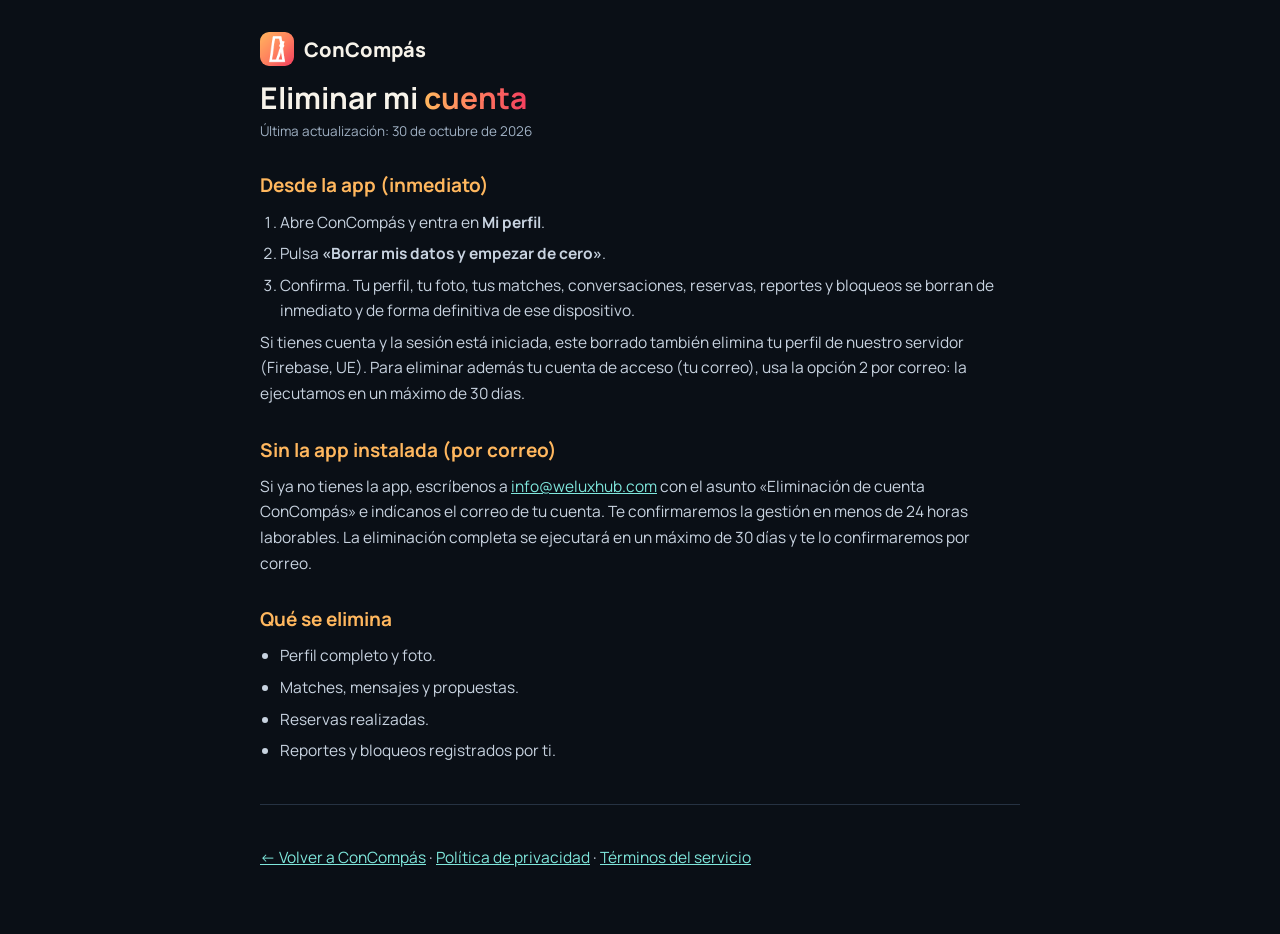
<file: eliminar-cuenta.html>
<!DOCTYPE html>
<html lang="es">
<head>
<meta charset="UTF-8">
<meta name="viewport" content="width=device-width, initial-scale=1.0">
<title>Eliminar mi cuenta — ConCompás</title>
<meta name="theme-color" content="#0a0f16">
<link rel="icon" type="image/png" href="favicon.png">
<link href="https://fonts.googleapis.com/css2?family=Manrope:wght@400;600;800&display=swap" rel="stylesheet">
<style>
  *{margin:0;padding:0;box-sizing:border-box}
  body{background:#0a0f16;color:#f7f3ea;font-family:'Manrope',system-ui,sans-serif;line-height:1.65;padding:32px 18px 64px}
  main{max-width:760px;margin:0 auto}
  .brand{display:flex;align-items:center;gap:10px;font-weight:800;font-size:20px;margin-bottom:6px}
  .brand img{width:34px;height:34px;border-radius:9px}
  h1{font-size:30px;line-height:1.2;margin:14px 0 4px}
  h2{font-size:19px;margin:28px 0 8px;color:#ffb75e}
  p,li{color:#c8d3e0;font-size:15.5px}
  ol,ul{padding-left:20px} li{margin-bottom:6px}
  .updated{color:#9fb0c3;font-size:13.5px}
  a{color:#7fe7dc}
  .grad{background:linear-gradient(90deg,#ffb75e,#ff7e5f,#f43f5e);-webkit-background-clip:text;background-clip:text;color:transparent}
  hr{border:none;border-top:1px solid #263242;margin:40px 0}
</style>
</head>
<body>
<main>
  <div class="brand"><img src="icon-192.png" alt="">ConCompás</div>
  <h1>Eliminar mi <span class="grad">cuenta</span></h1>
  <p class="updated">Última actualización: 30 de octubre de 2026</p>

  <h2>Desde la app (inmediato)</h2>
  <ol>
    <li>Abre ConCompás y entra en <strong>Mi perfil</strong>.</li>
    <li>Pulsa <strong>«Borrar mis datos y empezar de cero»</strong>.</li>
    <li>Confirma. Tu perfil, tu foto, tus matches, conversaciones, reservas, reportes y bloqueos se borran de inmediato y de forma definitiva de ese dispositivo.</li>
  </ol>
  <p>Si tienes cuenta y la sesión está iniciada, este borrado también elimina tu perfil de nuestro servidor (Firebase, UE). Para eliminar además tu cuenta de acceso (tu correo), usa la opción 2 por correo: la ejecutamos en un máximo de 30 días.</p>

  <h2>Sin la app instalada (por correo)</h2>
  <p>Si ya no tienes la app, escríbenos a <a href="mailto:info@weluxhub.com?subject=Eliminaci%C3%B3n%20de%20cuenta%20ConComp%C3%A1s">info@weluxhub.com</a> con el asunto «Eliminación de cuenta ConCompás» e indícanos el correo de tu cuenta. Te confirmaremos la gestión en menos de 24 horas laborables. La eliminación completa se ejecutará en un máximo de 30 días y te lo confirmaremos por correo.</p>

  <h2>Qué se elimina</h2>
  <ul>
    <li>Perfil completo y foto.</li>
    <li>Matches, mensajes y propuestas.</li>
    <li>Reservas realizadas.</li>
    <li>Reportes y bloqueos registrados por ti.</li>
  </ul>

  <hr>
  <p><a href="./">← Volver a ConCompás</a> · <a href="privacidad.html">Política de privacidad</a> · <a href="terminos.html">Términos del servicio</a></p>
</main>
</body>
</html>
</file>
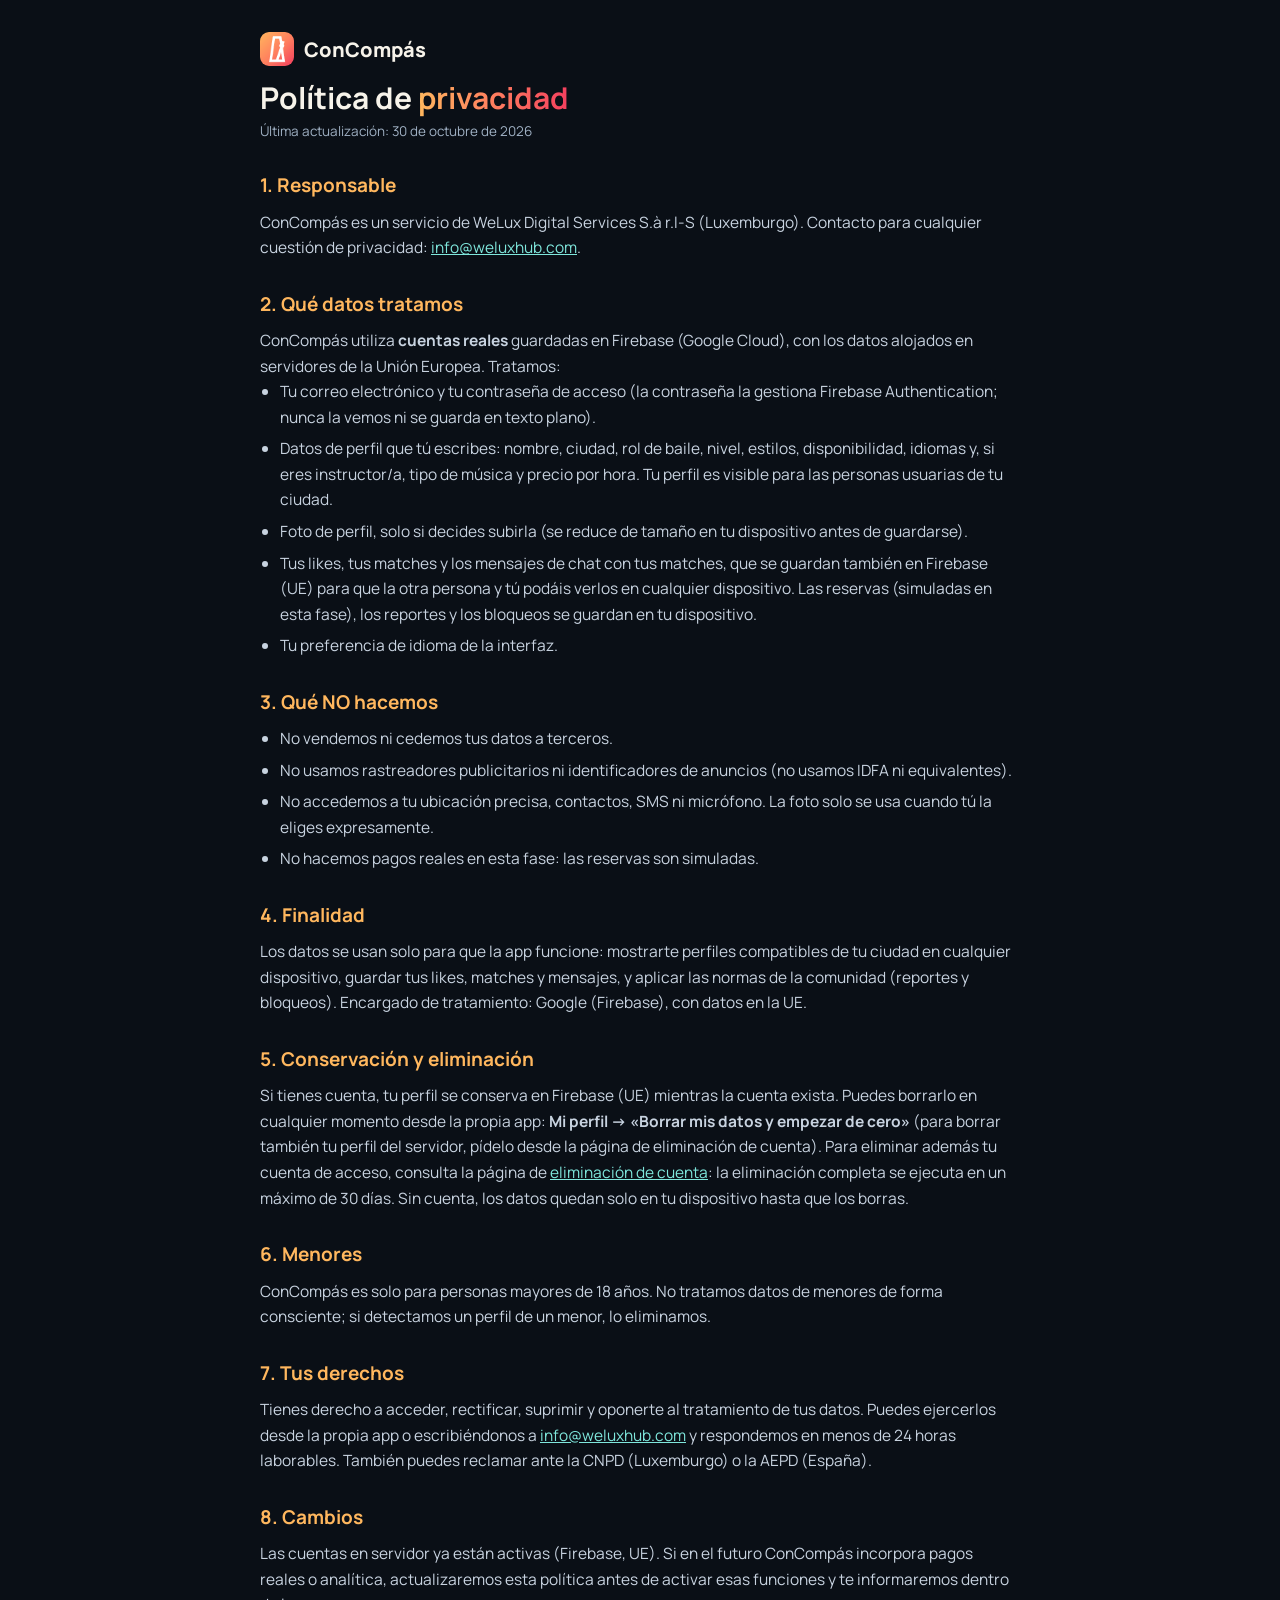
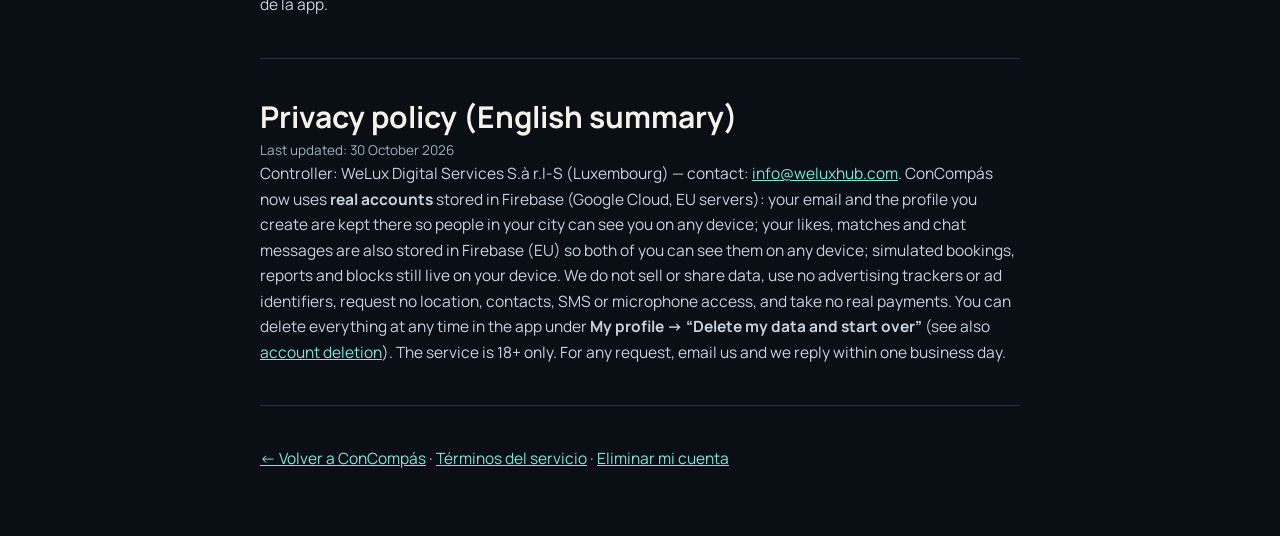
<file: privacidad.html>
<!DOCTYPE html>
<html lang="es">
<head>
<meta charset="UTF-8">
<meta name="viewport" content="width=device-width, initial-scale=1.0">
<title>Política de privacidad — ConCompás</title>
<meta name="theme-color" content="#0a0f16">
<link rel="icon" type="image/png" href="favicon.png">
<link href="https://fonts.googleapis.com/css2?family=Manrope:wght@400;600;800&display=swap" rel="stylesheet">
<style>
  *{margin:0;padding:0;box-sizing:border-box}
  body{background:#0a0f16;color:#f7f3ea;font-family:'Manrope',system-ui,sans-serif;line-height:1.65;padding:32px 18px 64px}
  main{max-width:760px;margin:0 auto}
  .brand{display:flex;align-items:center;gap:10px;font-weight:800;font-size:20px;margin-bottom:6px}
  .brand img{width:34px;height:34px;border-radius:9px}
  h1{font-size:30px;line-height:1.2;margin:14px 0 4px}
  h2{font-size:19px;margin:28px 0 8px;color:#ffb75e}
  p,li{color:#c8d3e0;font-size:15.5px}
  ul{padding-left:20px} li{margin-bottom:6px}
  .updated{color:#9fb0c3;font-size:13.5px}
  a{color:#7fe7dc}
  .grad{background:linear-gradient(90deg,#ffb75e,#ff7e5f,#f43f5e);-webkit-background-clip:text;background-clip:text;color:transparent}
  hr{border:none;border-top:1px solid #263242;margin:40px 0}
</style>
</head>
<body>
<main>
  <div class="brand"><img src="icon-192.png" alt="">ConCompás</div>
  <h1>Política de <span class="grad">privacidad</span></h1>
  <p class="updated">Última actualización: 30 de octubre de 2026</p>

  <h2>1. Responsable</h2>
  <p>ConCompás es un servicio de WeLux Digital Services S.à r.l-S (Luxemburgo). Contacto para cualquier cuestión de privacidad: <a href="mailto:info@weluxhub.com">info@weluxhub.com</a>.</p>

  <h2>2. Qué datos tratamos</h2>
  <p>ConCompás utiliza <strong>cuentas reales</strong> guardadas en Firebase (Google Cloud), con los datos alojados en servidores de la Unión Europea. Tratamos:</p>
  <ul>
    <li>Tu correo electrónico y tu contraseña de acceso (la contraseña la gestiona Firebase Authentication; nunca la vemos ni se guarda en texto plano).</li>
    <li>Datos de perfil que tú escribes: nombre, ciudad, rol de baile, nivel, estilos, disponibilidad, idiomas y, si eres instructor/a, tipo de música y precio por hora. Tu perfil es visible para las personas usuarias de tu ciudad.</li>
    <li>Foto de perfil, solo si decides subirla (se reduce de tamaño en tu dispositivo antes de guardarse).</li>
    <li>Tus likes, tus matches y los mensajes de chat con tus matches, que se guardan también en Firebase (UE) para que la otra persona y tú podáis verlos en cualquier dispositivo. Las reservas (simuladas en esta fase), los reportes y los bloqueos se guardan en tu dispositivo.</li>
    <li>Tu preferencia de idioma de la interfaz.</li>
  </ul>

  <h2>3. Qué NO hacemos</h2>
  <ul>
    <li>No vendemos ni cedemos tus datos a terceros.</li>
    <li>No usamos rastreadores publicitarios ni identificadores de anuncios (no usamos IDFA ni equivalentes).</li>
    <li>No accedemos a tu ubicación precisa, contactos, SMS ni micrófono. La foto solo se usa cuando tú la eliges expresamente.</li>
    <li>No hacemos pagos reales en esta fase: las reservas son simuladas.</li>
  </ul>

  <h2>4. Finalidad</h2>
  <p>Los datos se usan solo para que la app funcione: mostrarte perfiles compatibles de tu ciudad en cualquier dispositivo, guardar tus likes, matches y mensajes, y aplicar las normas de la comunidad (reportes y bloqueos). Encargado de tratamiento: Google (Firebase), con datos en la UE.</p>

  <h2>5. Conservación y eliminación</h2>
  <p>Si tienes cuenta, tu perfil se conserva en Firebase (UE) mientras la cuenta exista. Puedes borrarlo en cualquier momento desde la propia app: <strong>Mi perfil → «Borrar mis datos y empezar de cero»</strong> (para borrar también tu perfil del servidor, pídelo desde la página de eliminación de cuenta). Para eliminar además tu cuenta de acceso, consulta la página de <a href="eliminar-cuenta.html">eliminación de cuenta</a>: la eliminación completa se ejecuta en un máximo de 30 días. Sin cuenta, los datos quedan solo en tu dispositivo hasta que los borras.</p>

  <h2>6. Menores</h2>
  <p>ConCompás es solo para personas mayores de 18 años. No tratamos datos de menores de forma consciente; si detectamos un perfil de un menor, lo eliminamos.</p>

  <h2>7. Tus derechos</h2>
  <p>Tienes derecho a acceder, rectificar, suprimir y oponerte al tratamiento de tus datos. Puedes ejercerlos desde la propia app o escribiéndonos a <a href="mailto:info@weluxhub.com">info@weluxhub.com</a> y respondemos en menos de 24 horas laborables. También puedes reclamar ante la CNPD (Luxemburgo) o la AEPD (España).</p>

  <h2>8. Cambios</h2>
  <p>Las cuentas en servidor ya están activas (Firebase, UE). Si en el futuro ConCompás incorpora pagos reales o analítica, actualizaremos esta política antes de activar esas funciones y te informaremos dentro de la app.</p>

  <hr>

  <h1>Privacy policy (English summary)</h1>
  <p class="updated">Last updated: 30 October 2026</p>
  <p>Controller: WeLux Digital Services S.à r.l-S (Luxembourg) — contact: <a href="mailto:info@weluxhub.com">info@weluxhub.com</a>. ConCompás now uses <strong>real accounts</strong> stored in Firebase (Google Cloud, EU servers): your email and the profile you create are kept there so people in your city can see you on any device; your likes, matches and chat messages are also stored in Firebase (EU) so both of you can see them on any device; simulated bookings, reports and blocks still live on your device. We do not sell or share data, use no advertising trackers or ad identifiers, request no location, contacts, SMS or microphone access, and take no real payments. You can delete everything at any time in the app under <strong>My profile → “Delete my data and start over”</strong> (see also <a href="eliminar-cuenta.html">account deletion</a>). The service is 18+ only. For any request, email us and we reply within one business day.</p>

  <hr>
  <p><a href="./">← Volver a ConCompás</a> · <a href="terminos.html">Términos del servicio</a> · <a href="eliminar-cuenta.html">Eliminar mi cuenta</a></p>
</main>
</body>
</html>
</file>
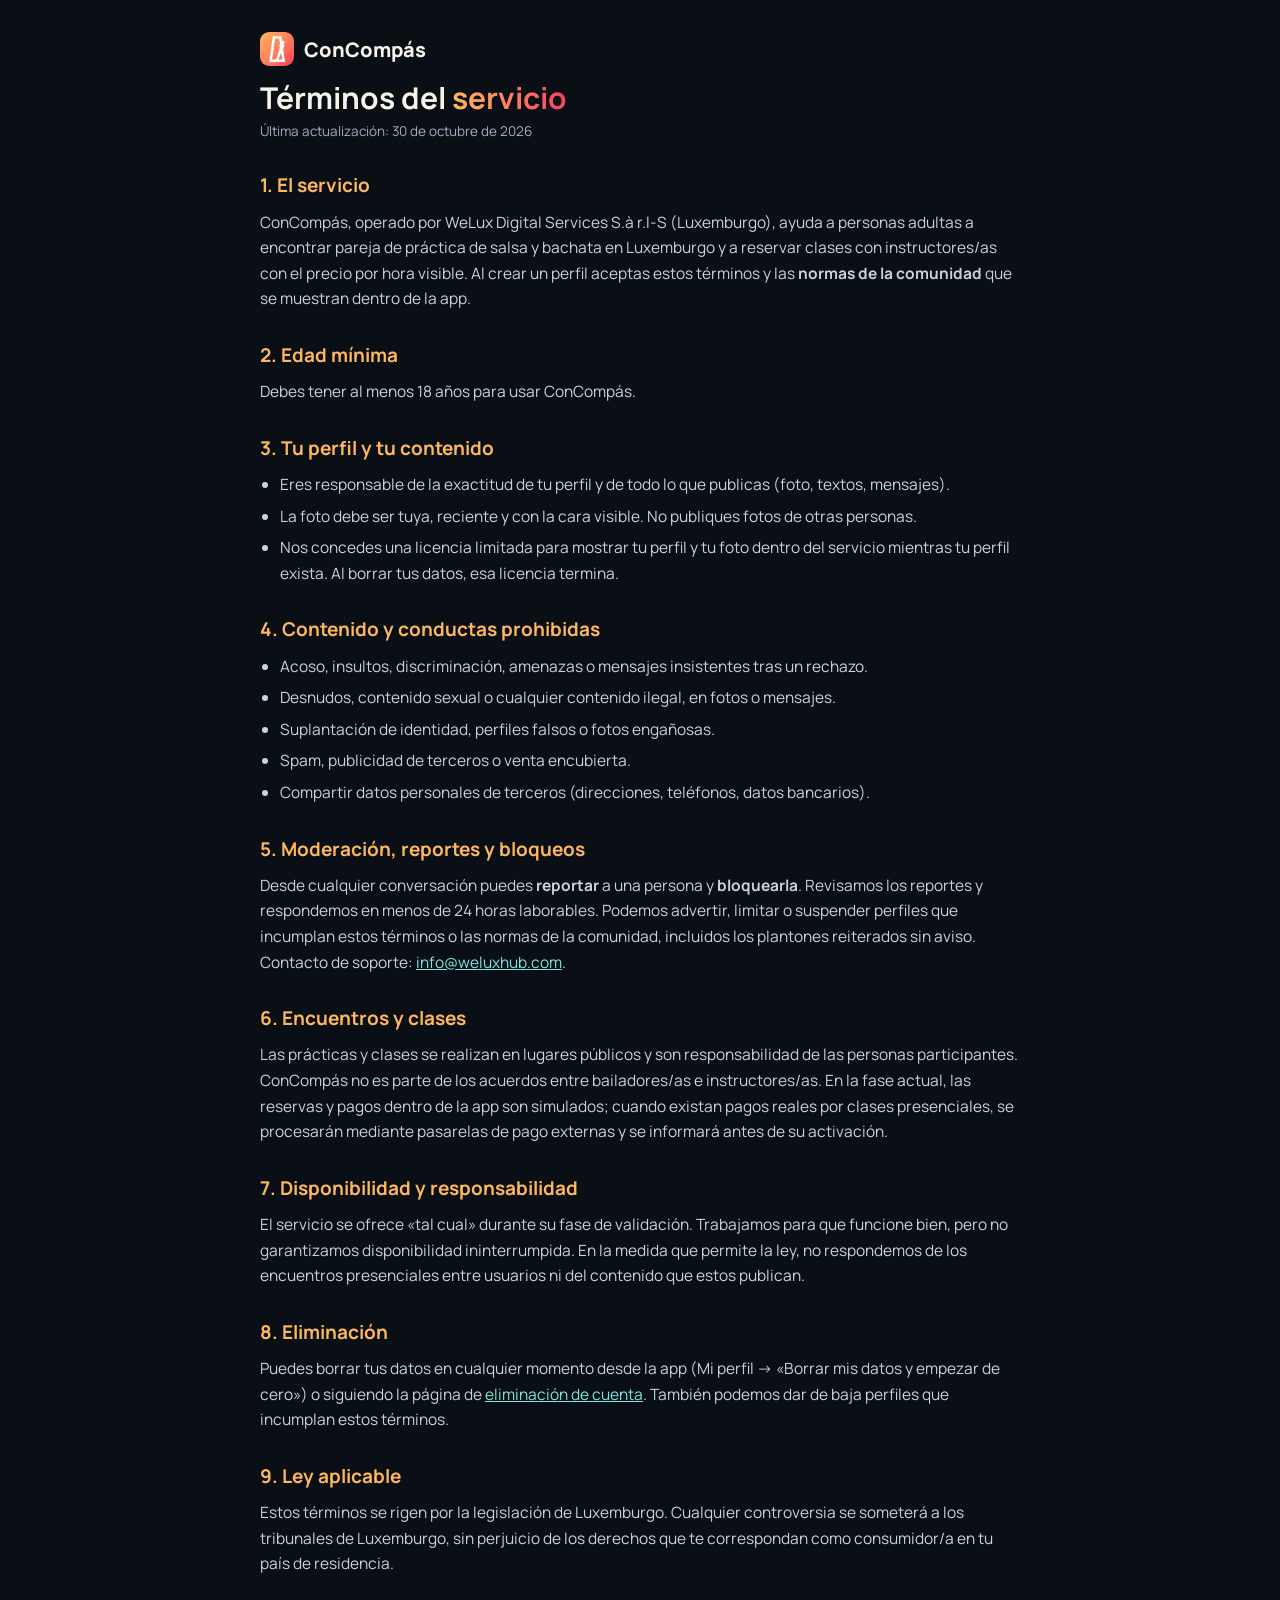
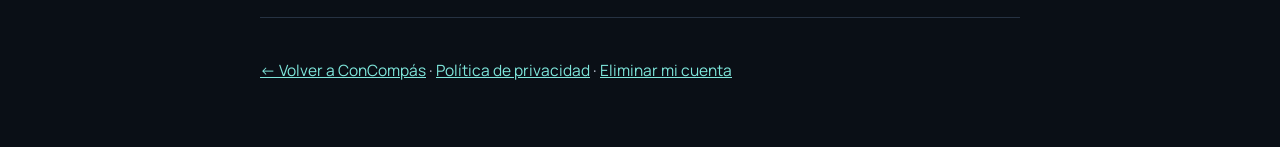
<file: terminos.html>
<!DOCTYPE html>
<html lang="es">
<head>
<meta charset="UTF-8">
<meta name="viewport" content="width=device-width, initial-scale=1.0">
<title>Términos del servicio — ConCompás</title>
<meta name="theme-color" content="#0a0f16">
<link rel="icon" type="image/png" href="favicon.png">
<link href="https://fonts.googleapis.com/css2?family=Manrope:wght@400;600;800&display=swap" rel="stylesheet">
<style>
  *{margin:0;padding:0;box-sizing:border-box}
  body{background:#0a0f16;color:#f7f3ea;font-family:'Manrope',system-ui,sans-serif;line-height:1.65;padding:32px 18px 64px}
  main{max-width:760px;margin:0 auto}
  .brand{display:flex;align-items:center;gap:10px;font-weight:800;font-size:20px;margin-bottom:6px}
  .brand img{width:34px;height:34px;border-radius:9px}
  h1{font-size:30px;line-height:1.2;margin:14px 0 4px}
  h2{font-size:19px;margin:28px 0 8px;color:#ffb75e}
  p,li{color:#c8d3e0;font-size:15.5px}
  ul{padding-left:20px} li{margin-bottom:6px}
  .updated{color:#9fb0c3;font-size:13.5px}
  a{color:#7fe7dc}
  .grad{background:linear-gradient(90deg,#ffb75e,#ff7e5f,#f43f5e);-webkit-background-clip:text;background-clip:text;color:transparent}
  hr{border:none;border-top:1px solid #263242;margin:40px 0}
</style>
</head>
<body>
<main>
  <div class="brand"><img src="icon-192.png" alt="">ConCompás</div>
  <h1>Términos del <span class="grad">servicio</span></h1>
  <p class="updated">Última actualización: 30 de octubre de 2026</p>

  <h2>1. El servicio</h2>
  <p>ConCompás, operado por WeLux Digital Services S.à r.l-S (Luxemburgo), ayuda a personas adultas a encontrar pareja de práctica de salsa y bachata en Luxemburgo y a reservar clases con instructores/as con el precio por hora visible. Al crear un perfil aceptas estos términos y las <strong>normas de la comunidad</strong> que se muestran dentro de la app.</p>

  <h2>2. Edad mínima</h2>
  <p>Debes tener al menos 18 años para usar ConCompás.</p>

  <h2>3. Tu perfil y tu contenido</h2>
  <ul>
    <li>Eres responsable de la exactitud de tu perfil y de todo lo que publicas (foto, textos, mensajes).</li>
    <li>La foto debe ser tuya, reciente y con la cara visible. No publiques fotos de otras personas.</li>
    <li>Nos concedes una licencia limitada para mostrar tu perfil y tu foto dentro del servicio mientras tu perfil exista. Al borrar tus datos, esa licencia termina.</li>
  </ul>

  <h2>4. Contenido y conductas prohibidas</h2>
  <ul>
    <li>Acoso, insultos, discriminación, amenazas o mensajes insistentes tras un rechazo.</li>
    <li>Desnudos, contenido sexual o cualquier contenido ilegal, en fotos o mensajes.</li>
    <li>Suplantación de identidad, perfiles falsos o fotos engañosas.</li>
    <li>Spam, publicidad de terceros o venta encubierta.</li>
    <li>Compartir datos personales de terceros (direcciones, teléfonos, datos bancarios).</li>
  </ul>

  <h2>5. Moderación, reportes y bloqueos</h2>
  <p>Desde cualquier conversación puedes <strong>reportar</strong> a una persona y <strong>bloquearla</strong>. Revisamos los reportes y respondemos en menos de 24 horas laborables. Podemos advertir, limitar o suspender perfiles que incumplan estos términos o las normas de la comunidad, incluidos los plantones reiterados sin aviso. Contacto de soporte: <a href="mailto:info@weluxhub.com">info@weluxhub.com</a>.</p>

  <h2>6. Encuentros y clases</h2>
  <p>Las prácticas y clases se realizan en lugares públicos y son responsabilidad de las personas participantes. ConCompás no es parte de los acuerdos entre bailadores/as e instructores/as. En la fase actual, las reservas y pagos dentro de la app son simulados; cuando existan pagos reales por clases presenciales, se procesarán mediante pasarelas de pago externas y se informará antes de su activación.</p>

  <h2>7. Disponibilidad y responsabilidad</h2>
  <p>El servicio se ofrece «tal cual» durante su fase de validación. Trabajamos para que funcione bien, pero no garantizamos disponibilidad ininterrumpida. En la medida que permite la ley, no respondemos de los encuentros presenciales entre usuarios ni del contenido que estos publican.</p>

  <h2>8. Eliminación</h2>
  <p>Puedes borrar tus datos en cualquier momento desde la app (Mi perfil → «Borrar mis datos y empezar de cero») o siguiendo la página de <a href="eliminar-cuenta.html">eliminación de cuenta</a>. También podemos dar de baja perfiles que incumplan estos términos.</p>

  <h2>9. Ley aplicable</h2>
  <p>Estos términos se rigen por la legislación de Luxemburgo. Cualquier controversia se someterá a los tribunales de Luxemburgo, sin perjuicio de los derechos que te correspondan como consumidor/a en tu país de residencia.</p>

  <hr>
  <p><a href="./">← Volver a ConCompás</a> · <a href="privacidad.html">Política de privacidad</a> · <a href="eliminar-cuenta.html">Eliminar mi cuenta</a></p>
</main>
</body>
</html>
</file>
